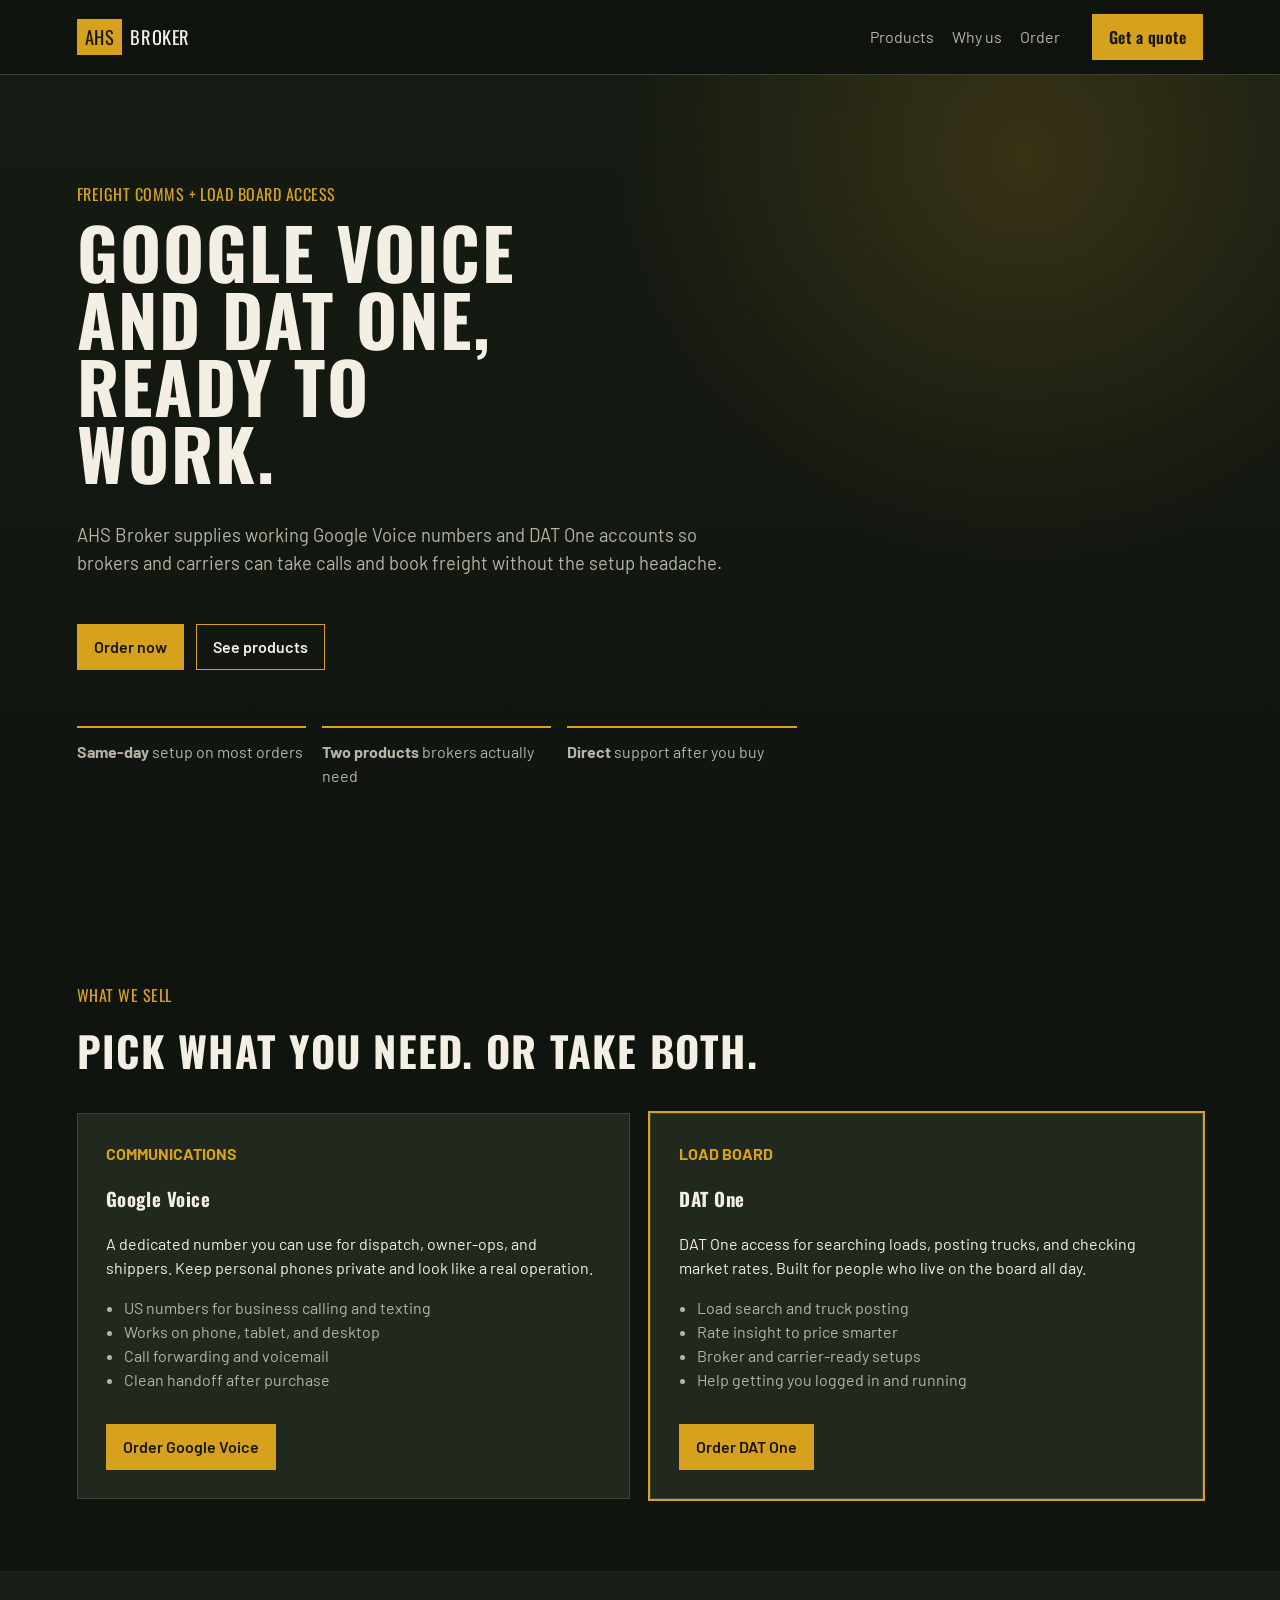
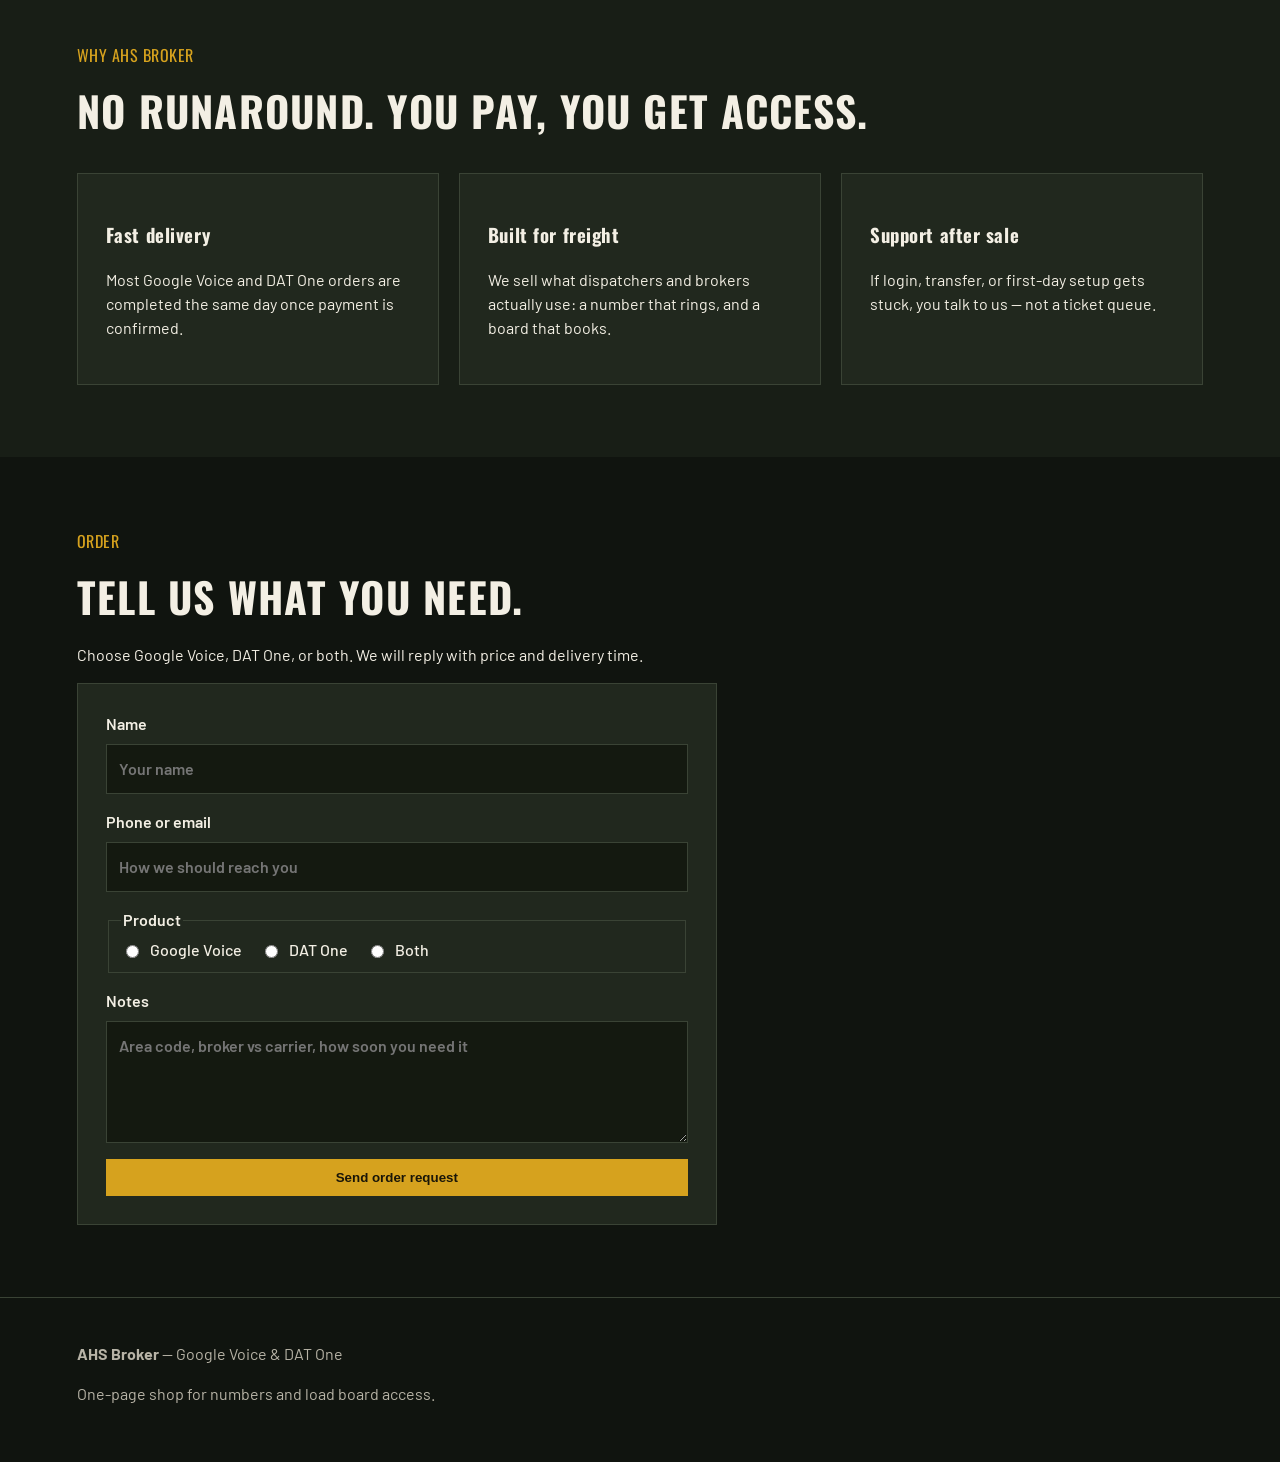
<file: index.html>
<!DOCTYPE html>
<html lang="en">
  <head>
    <meta charset="UTF-8" />
    <meta name="viewport" content="width=device-width, initial-scale=1.0" />
    <title>AHS Broker | Google Voice & DAT One</title>
    <meta
      name="description"
      content="AHS Broker sells Google Voice numbers and DAT One access for freight brokers and carriers. Get set up fast."
    />
    <link rel="preconnect" href="https://fonts.googleapis.com" />
    <link rel="preconnect" href="https://fonts.gstatic.com" crossorigin />
    <link
      href="https://fonts.googleapis.com/css2?family=Barlow:wght@400;500;600;700&family=Oswald:wght@500;600;700&display=swap"
      rel="stylesheet"
    />
    <link rel="stylesheet" href="styles.css?v=2" />
  </head>
  <body>
    <header class="nav">
      <a class="brand" href="#top">
        <span class="brand-mark">AHS</span>
        <span class="brand-text">BROKER</span>
      </a>
      <nav class="nav-links">
        <a href="#products">Products</a>
        <a href="#why">Why us</a>
        <a href="#order">Order</a>
      </nav>
      <a class="nav-cta" href="#order">Get a quote</a>
    </header>

    <main id="top">
      <section class="hero">
        <p class="eyebrow">Freight comms + load board access</p>
        <h1>Google Voice and DAT One, ready to work.</h1>
        <p class="lede">
          AHS Broker supplies working Google Voice numbers and DAT One accounts
          so brokers and carriers can take calls and book freight without the
          setup headache.
        </p>
        <div class="hero-actions">
          <a class="btn primary" href="#order">Order now</a>
          <a class="btn ghost" href="#products">See products</a>
        </div>
        <ul class="hero-stats">
          <li><strong>Same-day</strong> setup on most orders</li>
          <li><strong>Two products</strong> brokers actually need</li>
          <li><strong>Direct</strong> support after you buy</li>
        </ul>
      </section>

      <section id="products" class="products">
        <header class="section-head">
          <p class="eyebrow">What we sell</p>
          <h2>Pick what you need. Or take both.</h2>
        </header>

        <div class="product-grid">
          <article class="product-card" id="google-voice">
            <p class="product-tag">Communications</p>
            <h3>Google Voice</h3>
            <p>
              A dedicated number you can use for dispatch, owner-ops, and
              shippers. Keep personal phones private and look like a real
              operation.
            </p>
            <ul>
              <li>US numbers for business calling and texting</li>
              <li>Works on phone, tablet, and desktop</li>
              <li>Call forwarding and voicemail</li>
              <li>Clean handoff after purchase</li>
            </ul>
            <a class="btn primary" href="#order" data-product="Google Voice">Order Google Voice</a>
          </article>

          <article class="product-card featured" id="dat-one">
            <p class="product-tag">Load board</p>
            <h3>DAT One</h3>
            <p>
              DAT One access for searching loads, posting trucks, and checking
              market rates. Built for people who live on the board all day.
            </p>
            <ul>
              <li>Load search and truck posting</li>
              <li>Rate insight to price smarter</li>
              <li>Broker and carrier-ready setups</li>
              <li>Help getting you logged in and running</li>
            </ul>
            <a class="btn primary" href="#order" data-product="DAT One">Order DAT One</a>
          </article>
        </div>
      </section>

      <section id="why" class="why">
        <header class="section-head">
          <p class="eyebrow">Why AHS Broker</p>
          <h2>No runaround. You pay, you get access.</h2>
        </header>
        <div class="why-grid">
          <article>
            <h3>Fast delivery</h3>
            <p>
              Most Google Voice and DAT One orders are completed the same day
              once payment is confirmed.
            </p>
          </article>
          <article>
            <h3>Built for freight</h3>
            <p>
              We sell what dispatchers and brokers actually use: a number that
              rings, and a board that books.
            </p>
          </article>
          <article>
            <h3>Support after sale</h3>
            <p>
              If login, transfer, or first-day setup gets stuck, you talk to us
              — not a ticket queue.
            </p>
          </article>
        </div>
      </section>

      <section id="order" class="order">
        <header class="section-head">
          <p class="eyebrow">Order</p>
          <h2>Tell us what you need.</h2>
          <p>
            Choose Google Voice, DAT One, or both. We will reply with price and
            delivery time.
          </p>
        </header>

        <form id="order-form" class="order-form">
          <label>
            Name
            <input type="text" name="name" required placeholder="Your name" />
          </label>
          <label>
            Phone or email
            <input
              type="text"
              name="contact"
              required
              placeholder="How we should reach you"
            />
          </label>
          <fieldset>
            <legend>Product</legend>
            <label class="choice">
              <input type="radio" name="product" value="Google Voice" required />
              Google Voice
            </label>
            <label class="choice">
              <input type="radio" name="product" value="DAT One" />
              DAT One
            </label>
            <label class="choice">
              <input type="radio" name="product" value="Google Voice + DAT One" />
              Both
            </label>
          </fieldset>
          <label>
            Notes
            <textarea
              name="notes"
              rows="4"
              placeholder="Area code, broker vs carrier, how soon you need it"
            ></textarea>
          </label>
          <button class="btn primary" type="submit">Send order request</button>
          <p id="form-status" class="form-status" hidden></p>
        </form>
      </section>
    </main>

    <footer class="footer">
      <p><strong>AHS Broker</strong> — Google Voice & DAT One</p>
      <p>One-page shop for numbers and load board access.</p>
    </footer>

    <script src="script.js"></script>
  </body>
</html>
</file>
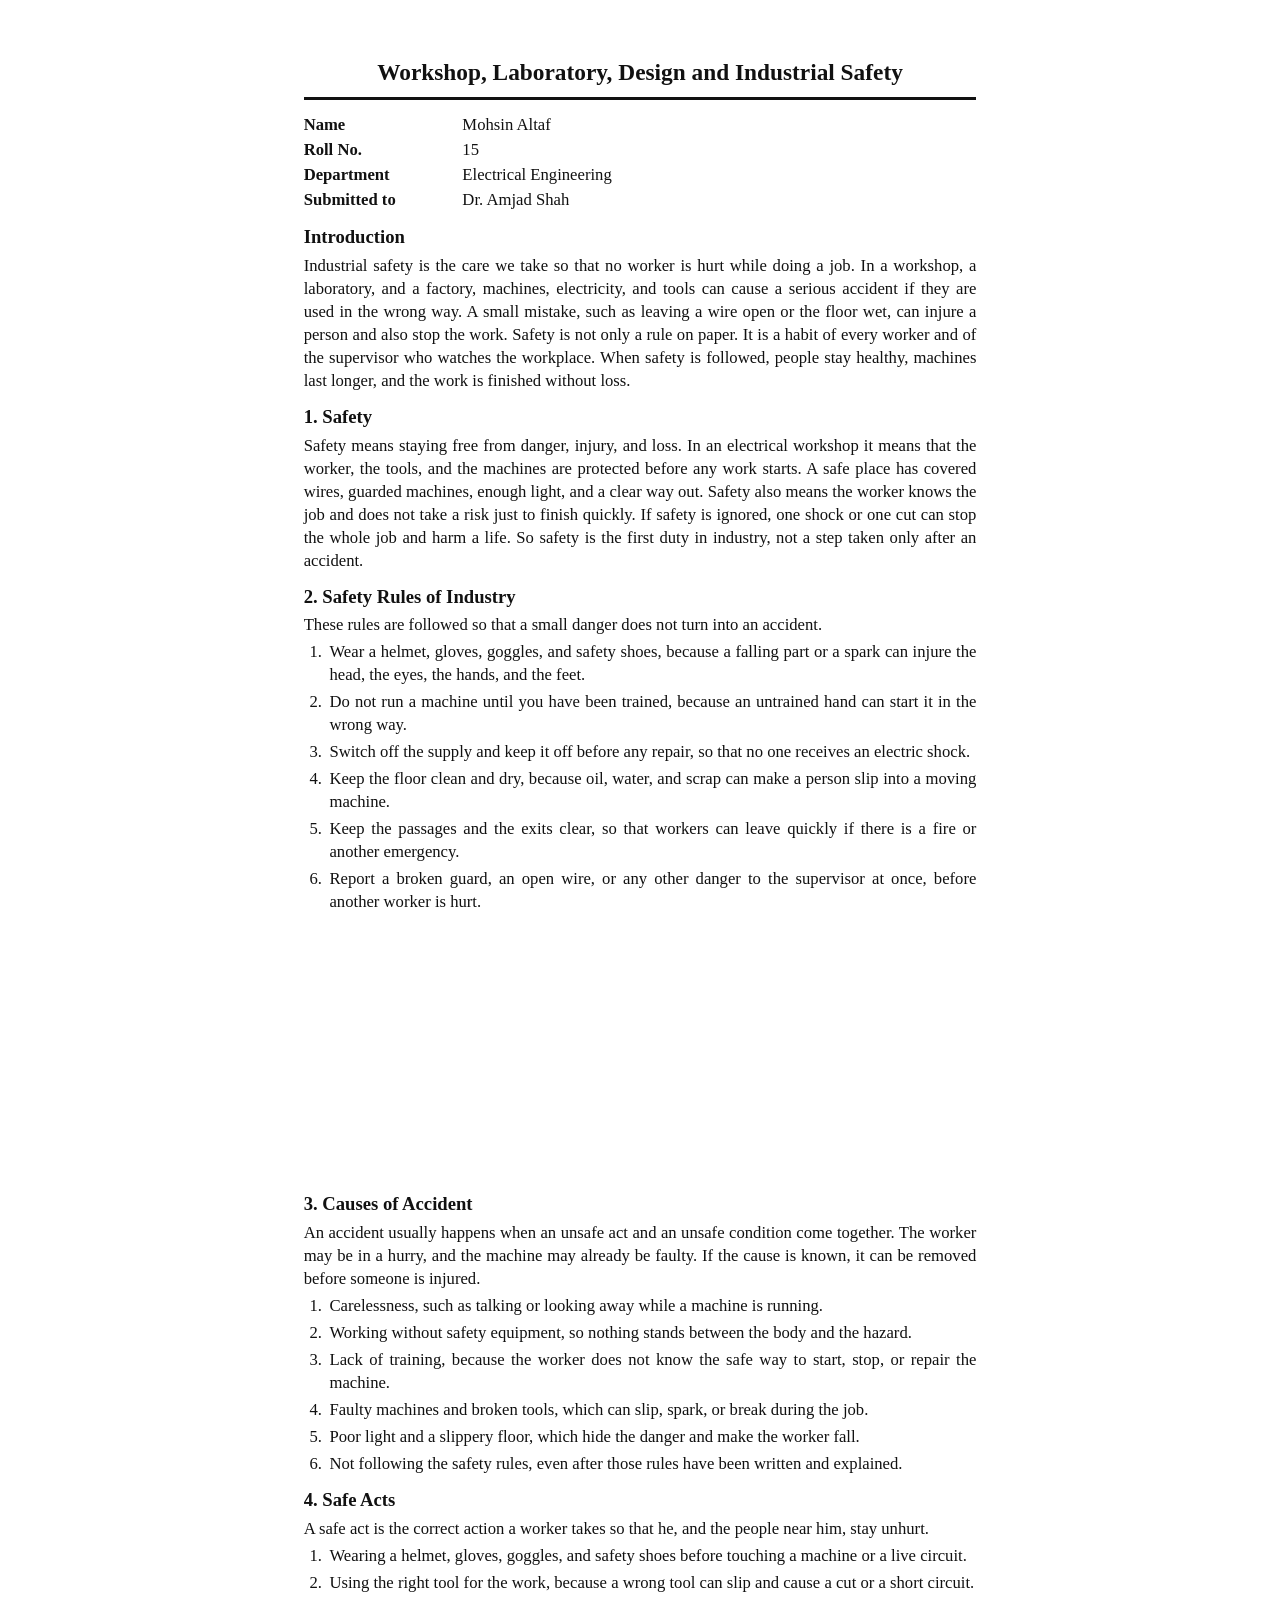
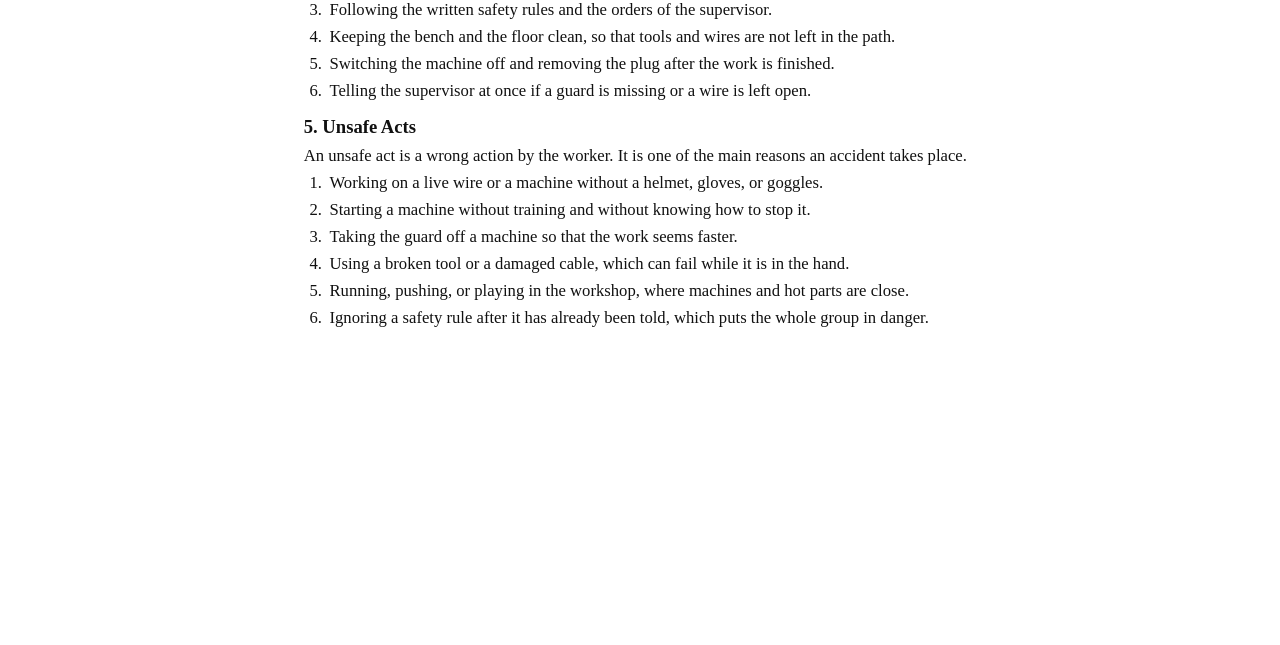
<file: assignments/mohsin-altaf-industrial-safety.html>
<!DOCTYPE html>
<html lang="en">
  <head>
    <meta charset="UTF-8" />
    <title>Workshop, Laboratory, Design and Industrial Safety — Mohsin Altaf</title>
    <style>
      @page {
        size: A4;
        margin: 15mm 16mm 14mm;
      }

      * {
        box-sizing: border-box;
      }

      html,
      body {
        margin: 0;
        padding: 0;
        background: #ffffff;
        color: #111111;
      }

      body {
        font-family: "Liberation Serif", "Times New Roman", Times, serif;
        font-size: 12.5pt;
        line-height: 1.38;
      }

      .page {
        width: 210mm;
        min-height: 297mm;
        margin: 0 auto;
        padding: 15mm 16mm 14mm;
        background: #ffffff;
        break-after: page;
        page-break-after: always;
      }

      .page:last-child {
        break-after: auto;
        page-break-after: auto;
      }

      h1 {
        margin: 0;
        text-align: center;
        font-size: 17.5pt;
        font-weight: 700;
        line-height: 1.3;
      }

      .double-rule {
        height: 0;
        margin: 10px auto 12px;
        border: 0;
        border-top: 2.5px solid #111111;
        border-bottom: 1px solid #111111;
        width: 100%;
      }

      .meta {
        width: 100%;
        border-collapse: collapse;
        margin: 0 0 4px;
      }

      .meta th,
      .meta td {
        text-align: left;
        font-weight: 400;
        font-size: 12.5pt;
        padding: 1px 8px 1px 0;
        vertical-align: baseline;
      }

      .meta th {
        width: 42mm;
        font-weight: 700;
      }

      h2 {
        margin: 12px 0 4px;
        font-size: 14pt;
        font-weight: 700;
      }

      p {
        margin: 0;
        text-align: justify;
        hyphens: none;
      }

      ol {
        margin: 4px 0 0;
        padding-left: 1.35em;
      }

      li {
        margin: 0 0 4px;
        padding-left: 0.2em;
        text-align: justify;
      }

      li:last-child {
        margin-bottom: 0;
      }

      @media print {
        .page {
          width: auto;
          min-height: 0;
          margin: 0;
          padding: 0;
        }
      }
    </style>
  </head>
  <body>
    <article class="page">
      <h1>Workshop, Laboratory, Design and Industrial Safety</h1>
      <hr class="double-rule" />

      <table class="meta">
        <tr>
          <th>Name</th>
          <td>Mohsin Altaf</td>
        </tr>
        <tr>
          <th>Roll No.</th>
          <td>15</td>
        </tr>
        <tr>
          <th>Department</th>
          <td>Electrical Engineering</td>
        </tr>
        <tr>
          <th>Submitted to</th>
          <td>Dr. Amjad Shah</td>
        </tr>
      </table>

      <h2>Introduction</h2>
      <p>
        Industrial safety is the care we take so that no worker is hurt while
        doing a job. In a workshop, a laboratory, and a factory, machines,
        electricity, and tools can cause a serious accident if they are used in
        the wrong way. A small mistake, such as leaving a wire open or the
        floor wet, can injure a person and also stop the work. Safety is not
        only a rule on paper. It is a habit of every worker and of the
        supervisor who watches the workplace. When safety is followed, people
        stay healthy, machines last longer, and the work is finished without
        loss.
      </p>

      <h2>1. Safety</h2>
      <p>
        Safety means staying free from danger, injury, and loss. In an
        electrical workshop it means that the worker, the tools, and the
        machines are protected before any work starts. A safe place has covered
        wires, guarded machines, enough light, and a clear way out. Safety also
        means the worker knows the job and does not take a risk just to finish
        quickly. If safety is ignored, one shock or one cut can stop the whole
        job and harm a life. So safety is the first duty in industry, not a
        step taken only after an accident.
      </p>

      <h2>2. Safety Rules of Industry</h2>
      <p>
        These rules are followed so that a small danger does not turn into an
        accident.
      </p>
      <ol>
        <li>
          Wear a helmet, gloves, goggles, and safety shoes, because a falling
          part or a spark can injure the head, the eyes, the hands, and the
          feet.
        </li>
        <li>
          Do not run a machine until you have been trained, because an
          untrained hand can start it in the wrong way.
        </li>
        <li>
          Switch off the supply and keep it off before any repair, so that no
          one receives an electric shock.
        </li>
        <li>
          Keep the floor clean and dry, because oil, water, and scrap can make
          a person slip into a moving machine.
        </li>
        <li>
          Keep the passages and the exits clear, so that workers can leave
          quickly if there is a fire or another emergency.
        </li>
        <li>
          Report a broken guard, an open wire, or any other danger to the
          supervisor at once, before another worker is hurt.
        </li>
      </ol>
    </article>

    <article class="page">
      <h2>3. Causes of Accident</h2>
      <p>
        An accident usually happens when an unsafe act and an unsafe condition
        come together. The worker may be in a hurry, and the machine may
        already be faulty. If the cause is known, it can be removed before
        someone is injured.
      </p>
      <ol>
        <li>
          Carelessness, such as talking or looking away while a machine is
          running.
        </li>
        <li>
          Working without safety equipment, so nothing stands between the body
          and the hazard.
        </li>
        <li>
          Lack of training, because the worker does not know the safe way to
          start, stop, or repair the machine.
        </li>
        <li>
          Faulty machines and broken tools, which can slip, spark, or break
          during the job.
        </li>
        <li>
          Poor light and a slippery floor, which hide the danger and make the
          worker fall.
        </li>
        <li>
          Not following the safety rules, even after those rules have been
          written and explained.
        </li>
      </ol>

      <h2>4. Safe Acts</h2>
      <p>
        A safe act is the correct action a worker takes so that he, and the
        people near him, stay unhurt.
      </p>
      <ol>
        <li>
          Wearing a helmet, gloves, goggles, and safety shoes before touching a
          machine or a live circuit.
        </li>
        <li>
          Using the right tool for the work, because a wrong tool can slip and
          cause a cut or a short circuit.
        </li>
        <li>
          Following the written safety rules and the orders of the supervisor.
        </li>
        <li>
          Keeping the bench and the floor clean, so that tools and wires are
          not left in the path.
        </li>
        <li>
          Switching the machine off and removing the plug after the work is
          finished.
        </li>
        <li>
          Telling the supervisor at once if a guard is missing or a wire is
          left open.
        </li>
      </ol>

      <h2>5. Unsafe Acts</h2>
      <p>
        An unsafe act is a wrong action by the worker. It is one of the main
        reasons an accident takes place.
      </p>
      <ol>
        <li>
          Working on a live wire or a machine without a helmet, gloves, or
          goggles.
        </li>
        <li>
          Starting a machine without training and without knowing how to stop
          it.
        </li>
        <li>
          Taking the guard off a machine so that the work seems faster.
        </li>
        <li>
          Using a broken tool or a damaged cable, which can fail while it is in
          the hand.
        </li>
        <li>
          Running, pushing, or playing in the workshop, where machines and hot
          parts are close.
        </li>
        <li>
          Ignoring a safety rule after it has already been told, which puts the
          whole group in danger.
        </li>
      </ol>
    </article>
  </body>
</html>
</file>
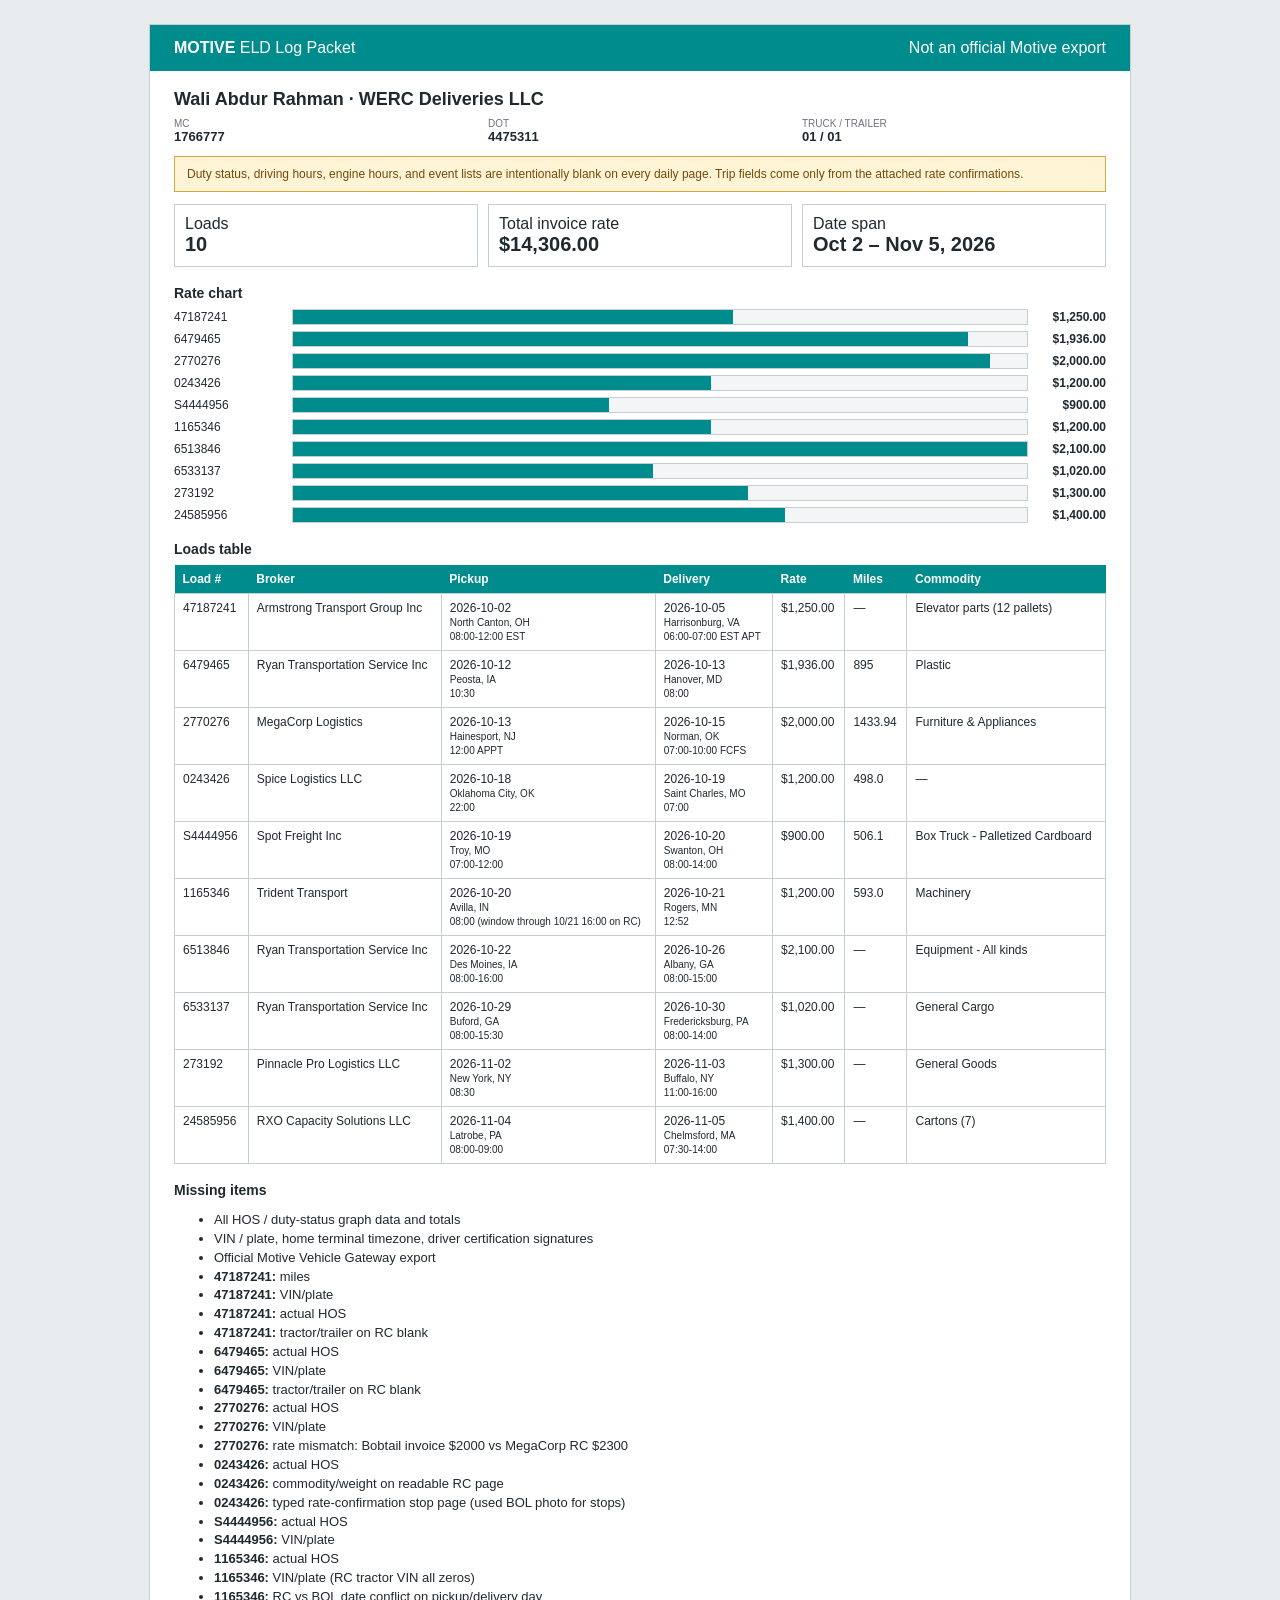
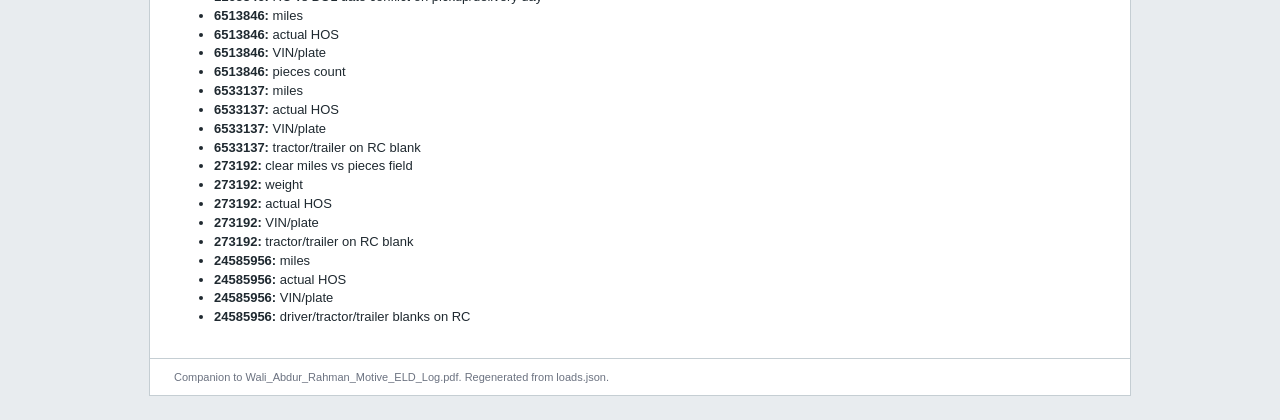
<file: docs/eld/loads_data_chart.html>
<!DOCTYPE html>
<html lang="en">
<head>
<meta charset="UTF-8" />
<meta name="viewport" content="width=device-width, initial-scale=1" />
<title>Motive-style ELD Packet — Wali Abdur Rahman</title>
<style>
:root { --teal:#008c8c; --ink:#1f2930; --muted:#6b7280; --line:#c5ced3; --wash:#f3f5f6; --warn:#fff4d6; }
body { margin:0; font-family:Helvetica,Arial,sans-serif; color:var(--ink); background:#e8ecef; }
.wrap { max-width:980px; margin:24px auto; background:#fff; border:1px solid var(--line); }
.banner { background:var(--teal); color:#fff; padding:14px 24px; display:flex; justify-content:space-between; }
section { padding:18px 24px; }
h1 { font-size:18px; margin:0 0 8px; }
h2 { font-size:14px; margin:18px 0 8px; }
.grid { display:grid; grid-template-columns:repeat(3,1fr); gap:10px; }
.kv label { display:block; font-size:10px; text-transform:uppercase; color:var(--muted); }
.kv div { font-weight:700; font-size:13px; }
.pending { background:var(--warn); border:1px solid #d9a63a; padding:10px 12px; font-size:12px; color:#734a0a; }
table { width:100%; border-collapse:collapse; font-size:12px; }
th { background:var(--teal); color:#fff; text-align:left; padding:7px 8px; }
td { border:1px solid var(--line); padding:7px 8px; vertical-align:top; }
.bar-row { display:grid; grid-template-columns:110px 1fr 70px; gap:8px; align-items:center; margin:6px 0; font-size:12px; }
.bar-track { background:var(--wash); height:14px; border:1px solid var(--line); }
.bar-fill { background:var(--teal); height:100%; }
.bar-val { text-align:right; font-weight:700; }
.stats { display:grid; grid-template-columns:repeat(3,1fr); gap:10px; margin:12px 0; }
.stat { border:1px solid var(--line); padding:10px; }
.stat strong { display:block; font-size:20px; }
ul { font-size:13px; line-height:1.45; }
footer { padding:12px 24px; font-size:11px; color:var(--muted); border-top:1px solid var(--line); }
</style>
</head>
<body>
<div class="wrap">
  <div class="banner"><div><strong>MOTIVE</strong> ELD Log Packet</div><span>Not an official Motive export</span></div>
  <section>
    <h1>Wali Abdur Rahman · WERC Deliveries LLC</h1>
    <div class="grid">
      <div class="kv"><label>MC</label><div>1766777</div></div>
      <div class="kv"><label>DOT</label><div>4475311</div></div>
      <div class="kv"><label>Truck / Trailer</label><div>01 / 01</div></div>
    </div>
    <p class="pending" style="margin-top:12px">Duty status, driving hours, engine hours, and event lists are intentionally blank on every daily page. Trip fields come only from the attached rate confirmations.</p>
    <div class="stats">
      <div class="stat"><label>Loads</label><strong>10</strong></div>
      <div class="stat"><label>Total invoice rate</label><strong>$14,306.00</strong></div>
      <div class="stat"><label>Date span</label><strong>Oct 2 – Nov 5, 2026</strong></div>
    </div>
    <h2>Rate chart</h2>
    <div class='bar-row'><span class='bar-label'>47187241</span><div class='bar-track'><div class='bar-fill' style='width:60%'></div></div><span class='bar-val'>$1,250.00</span></div><div class='bar-row'><span class='bar-label'>6479465</span><div class='bar-track'><div class='bar-fill' style='width:92%'></div></div><span class='bar-val'>$1,936.00</span></div><div class='bar-row'><span class='bar-label'>2770276</span><div class='bar-track'><div class='bar-fill' style='width:95%'></div></div><span class='bar-val'>$2,000.00</span></div><div class='bar-row'><span class='bar-label'>0243426</span><div class='bar-track'><div class='bar-fill' style='width:57%'></div></div><span class='bar-val'>$1,200.00</span></div><div class='bar-row'><span class='bar-label'>S4444956</span><div class='bar-track'><div class='bar-fill' style='width:43%'></div></div><span class='bar-val'>$900.00</span></div><div class='bar-row'><span class='bar-label'>1165346</span><div class='bar-track'><div class='bar-fill' style='width:57%'></div></div><span class='bar-val'>$1,200.00</span></div><div class='bar-row'><span class='bar-label'>6513846</span><div class='bar-track'><div class='bar-fill' style='width:100%'></div></div><span class='bar-val'>$2,100.00</span></div><div class='bar-row'><span class='bar-label'>6533137</span><div class='bar-track'><div class='bar-fill' style='width:49%'></div></div><span class='bar-val'>$1,020.00</span></div><div class='bar-row'><span class='bar-label'>273192</span><div class='bar-track'><div class='bar-fill' style='width:62%'></div></div><span class='bar-val'>$1,300.00</span></div><div class='bar-row'><span class='bar-label'>24585956</span><div class='bar-track'><div class='bar-fill' style='width:67%'></div></div><span class='bar-val'>$1,400.00</span></div>
    <h2>Loads table</h2>
    <table>
      <thead><tr><th>Load #</th><th>Broker</th><th>Pickup</th><th>Delivery</th><th>Rate</th><th>Miles</th><th>Commodity</th></tr></thead>
      <tbody><tr><td>47187241</td><td>Armstrong Transport Group Inc</td><td>2026-10-02<br/><small>North Canton, OH<br/>08:00-12:00 EST</small></td><td>2026-10-05<br/><small>Harrisonburg, VA<br/>06:00-07:00 EST APT</small></td><td>$1,250.00</td><td>—</td><td>Elevator parts (12 pallets)</td></tr><tr><td>6479465</td><td>Ryan Transportation Service Inc</td><td>2026-10-12<br/><small>Peosta, IA<br/>10:30</small></td><td>2026-10-13<br/><small>Hanover, MD<br/>08:00</small></td><td>$1,936.00</td><td>895</td><td>Plastic</td></tr><tr><td>2770276</td><td>MegaCorp Logistics</td><td>2026-10-13<br/><small>Hainesport, NJ<br/>12:00 APPT</small></td><td>2026-10-15<br/><small>Norman, OK<br/>07:00-10:00 FCFS</small></td><td>$2,000.00</td><td>1433.94</td><td>Furniture & Appliances</td></tr><tr><td>0243426</td><td>Spice Logistics LLC</td><td>2026-10-18<br/><small>Oklahoma City, OK<br/>22:00</small></td><td>2026-10-19<br/><small>Saint Charles, MO<br/>07:00</small></td><td>$1,200.00</td><td>498.0</td><td>—</td></tr><tr><td>S4444956</td><td>Spot Freight Inc</td><td>2026-10-19<br/><small>Troy, MO<br/>07:00-12:00</small></td><td>2026-10-20<br/><small>Swanton, OH<br/>08:00-14:00</small></td><td>$900.00</td><td>506.1</td><td>Box Truck - Palletized Cardboard</td></tr><tr><td>1165346</td><td>Trident Transport</td><td>2026-10-20<br/><small>Avilla, IN<br/>08:00 (window through 10/21 16:00 on RC)</small></td><td>2026-10-21<br/><small>Rogers, MN<br/>12:52</small></td><td>$1,200.00</td><td>593.0</td><td>Machinery</td></tr><tr><td>6513846</td><td>Ryan Transportation Service Inc</td><td>2026-10-22<br/><small>Des Moines, IA<br/>08:00-16:00</small></td><td>2026-10-26<br/><small>Albany, GA<br/>08:00-15:00</small></td><td>$2,100.00</td><td>—</td><td>Equipment - All kinds</td></tr><tr><td>6533137</td><td>Ryan Transportation Service Inc</td><td>2026-10-29<br/><small>Buford, GA<br/>08:00-15:30</small></td><td>2026-10-30<br/><small>Fredericksburg, PA<br/>08:00-14:00</small></td><td>$1,020.00</td><td>—</td><td>General Cargo</td></tr><tr><td>273192</td><td>Pinnacle Pro Logistics LLC</td><td>2026-11-02<br/><small>New York, NY<br/>08:30</small></td><td>2026-11-03<br/><small>Buffalo, NY<br/>11:00-16:00</small></td><td>$1,300.00</td><td>—</td><td>General Goods</td></tr><tr><td>24585956</td><td>RXO Capacity Solutions LLC</td><td>2026-11-04<br/><small>Latrobe, PA<br/>08:00-09:00</small></td><td>2026-11-05<br/><small>Chelmsford, MA<br/>07:30-14:00</small></td><td>$1,400.00</td><td>—</td><td>Cartons (7)</td></tr></tbody>
    </table>
    <h2>Missing items</h2>
    <ul>
      <li>All HOS / duty-status graph data and totals</li>
      <li>VIN / plate, home terminal timezone, driver certification signatures</li>
      <li>Official Motive Vehicle Gateway export</li>
      <li><strong>47187241:</strong> miles</li><li><strong>47187241:</strong> VIN/plate</li><li><strong>47187241:</strong> actual HOS</li><li><strong>47187241:</strong> tractor/trailer on RC blank</li><li><strong>6479465:</strong> actual HOS</li><li><strong>6479465:</strong> VIN/plate</li><li><strong>6479465:</strong> tractor/trailer on RC blank</li><li><strong>2770276:</strong> actual HOS</li><li><strong>2770276:</strong> VIN/plate</li><li><strong>2770276:</strong> rate mismatch: Bobtail invoice $2000 vs MegaCorp RC $2300</li><li><strong>0243426:</strong> actual HOS</li><li><strong>0243426:</strong> commodity/weight on readable RC page</li><li><strong>0243426:</strong> typed rate-confirmation stop page (used BOL photo for stops)</li><li><strong>S4444956:</strong> actual HOS</li><li><strong>S4444956:</strong> VIN/plate</li><li><strong>1165346:</strong> actual HOS</li><li><strong>1165346:</strong> VIN/plate (RC tractor VIN all zeros)</li><li><strong>1165346:</strong> RC vs BOL date conflict on pickup/delivery day</li><li><strong>6513846:</strong> miles</li><li><strong>6513846:</strong> actual HOS</li><li><strong>6513846:</strong> VIN/plate</li><li><strong>6513846:</strong> pieces count</li><li><strong>6533137:</strong> miles</li><li><strong>6533137:</strong> actual HOS</li><li><strong>6533137:</strong> VIN/plate</li><li><strong>6533137:</strong> tractor/trailer on RC blank</li><li><strong>273192:</strong> clear miles vs pieces field</li><li><strong>273192:</strong> weight</li><li><strong>273192:</strong> actual HOS</li><li><strong>273192:</strong> VIN/plate</li><li><strong>273192:</strong> tractor/trailer on RC blank</li><li><strong>24585956:</strong> miles</li><li><strong>24585956:</strong> actual HOS</li><li><strong>24585956:</strong> VIN/plate</li><li><strong>24585956:</strong> driver/tractor/trailer blanks on RC</li>
    </ul>
  </section>
  <footer>Companion to Wali_Abdur_Rahman_Motive_ELD_Log.pdf. Regenerated from loads.json.</footer>
</div>
</body>
</html>
</file>
<file: styles.css>
:root {
  --bg: #10140f;
  --bg-2: #181e16;
  --panel: #21281e;
  --ink: #f3efe4;
  --muted: #b7b3a6;
  --line: #3a4335;
  --accent: #d6a21e;
  --accent-2: #f0c14b;
  --ok: #8fbf6a;
}

* {
  box-sizing: border-box;
}

html {
  scroll-behavior: smooth;
}

body {
  margin: 0;
  font-family: Barlow, system-ui, sans-serif;
  background: var(--bg);
  color: var(--ink);
  line-height: 1.5;
}

h1,
h2,
h3,
.brand,
.eyebrow,
.nav-cta {
  font-family: Oswald, Barlow, sans-serif;
  letter-spacing: 0.03em;
}

a {
  color: inherit;
  text-decoration: none;
}

.nav {
  position: sticky;
  top: 0;
  z-index: 10;
  display: flex;
  align-items: center;
  gap: 24px;
  padding: 14px 6vw;
  background: rgba(16, 20, 15, 0.92);
  border-bottom: 1px solid var(--line);
  backdrop-filter: blur(8px);
}

.brand {
  display: flex;
  align-items: center;
  gap: 8px;
  font-size: 1.15rem;
}

.brand-mark {
  background: var(--accent);
  color: #1a1608;
  padding: 4px 8px;
}

.nav-links {
  display: flex;
  gap: 18px;
  margin-left: auto;
  color: var(--muted);
}

.nav-cta {
  margin-left: 8px;
}

.nav-cta,
.btn {
  display: inline-flex;
  align-items: center;
  justify-content: center;
  border: 1px solid var(--accent);
  padding: 10px 16px;
  font-weight: 600;
  cursor: pointer;
}

.nav-cta,
.btn.primary {
  background: var(--accent);
  color: #1a1608;
}

.btn.ghost {
  background: transparent;
  color: var(--ink);
}

.btn:hover,
.nav-cta:hover {
  background: var(--accent-2);
  color: #1a1608;
}

.hero,
.products,
.why,
.order {
  padding: 72px 6vw;
}

.hero {
  min-height: calc(100vh - 64px);
  display: grid;
  align-content: center;
  background:
    radial-gradient(circle at 80% 10%, rgba(214, 162, 30, 0.18), transparent 32%),
    linear-gradient(180deg, #151b13, var(--bg));
}

.eyebrow {
  color: var(--accent);
  text-transform: uppercase;
  margin: 0 0 12px;
}

h1 {
  font-size: clamp(2.4rem, 6vw, 4.4rem);
  line-height: 0.95;
  margin: 0 0 18px;
  max-width: 12ch;
  text-transform: uppercase;
}

.lede {
  max-width: 42rem;
  color: var(--muted);
  font-size: 1.15rem;
}

.hero-actions {
  display: flex;
  gap: 12px;
  margin: 28px 0 40px;
  flex-wrap: wrap;
}

.hero-stats {
  display: grid;
  grid-template-columns: repeat(3, minmax(0, 1fr));
  gap: 16px;
  padding: 0;
  list-style: none;
  max-width: 720px;
}

.hero-stats li {
  border-top: 2px solid var(--accent);
  padding-top: 12px;
  color: var(--muted);
}

.section-head h2 {
  font-size: clamp(1.8rem, 4vw, 2.6rem);
  text-transform: uppercase;
  margin: 0 0 12px;
}

.product-grid,
.why-grid {
  display: grid;
  grid-template-columns: repeat(2, minmax(0, 1fr));
  gap: 20px;
  margin-top: 32px;
}

.product-card,
.why-grid article,
.order-form {
  background: var(--panel);
  border: 1px solid var(--line);
  padding: 28px;
}

.product-card.featured {
  outline: 2px solid var(--accent);
}

.product-tag {
  color: var(--accent);
  text-transform: uppercase;
  font-weight: 700;
  margin: 0 0 8px;
}

.product-card ul {
  padding-left: 18px;
  color: var(--muted);
}

.product-card .btn {
  margin-top: 16px;
}

.why {
  background: var(--bg-2);
}

.why-grid {
  grid-template-columns: repeat(3, minmax(0, 1fr));
}

.order-form {
  max-width: 640px;
  display: grid;
  gap: 16px;
}

label,
legend {
  display: grid;
  gap: 8px;
  font-weight: 600;
}

input,
textarea {
  width: 100%;
  background: #141910;
  color: var(--ink);
  border: 1px solid var(--line);
  padding: 12px;
  font: inherit;
}

fieldset {
  border: 1px solid var(--line);
  display: flex;
  flex-wrap: wrap;
  gap: 12px 18px;
}

.choice {
  display: flex;
  align-items: center;
  gap: 8px;
  font-weight: 500;
}

.choice input {
  width: auto;
}

.form-status {
  color: var(--ok);
  margin: 0;
}

.footer {
  padding: 28px 6vw 40px;
  border-top: 1px solid var(--line);
  color: var(--muted);
}

@media (max-width: 800px) {
  .nav-links {
    display: none;
  }

  .nav-cta {
    margin-left: auto;
  }

  .hero-stats,
  .product-grid,
  .why-grid {
    grid-template-columns: 1fr;
  }

  h1 {
    max-width: none;
  }
}
</file>
